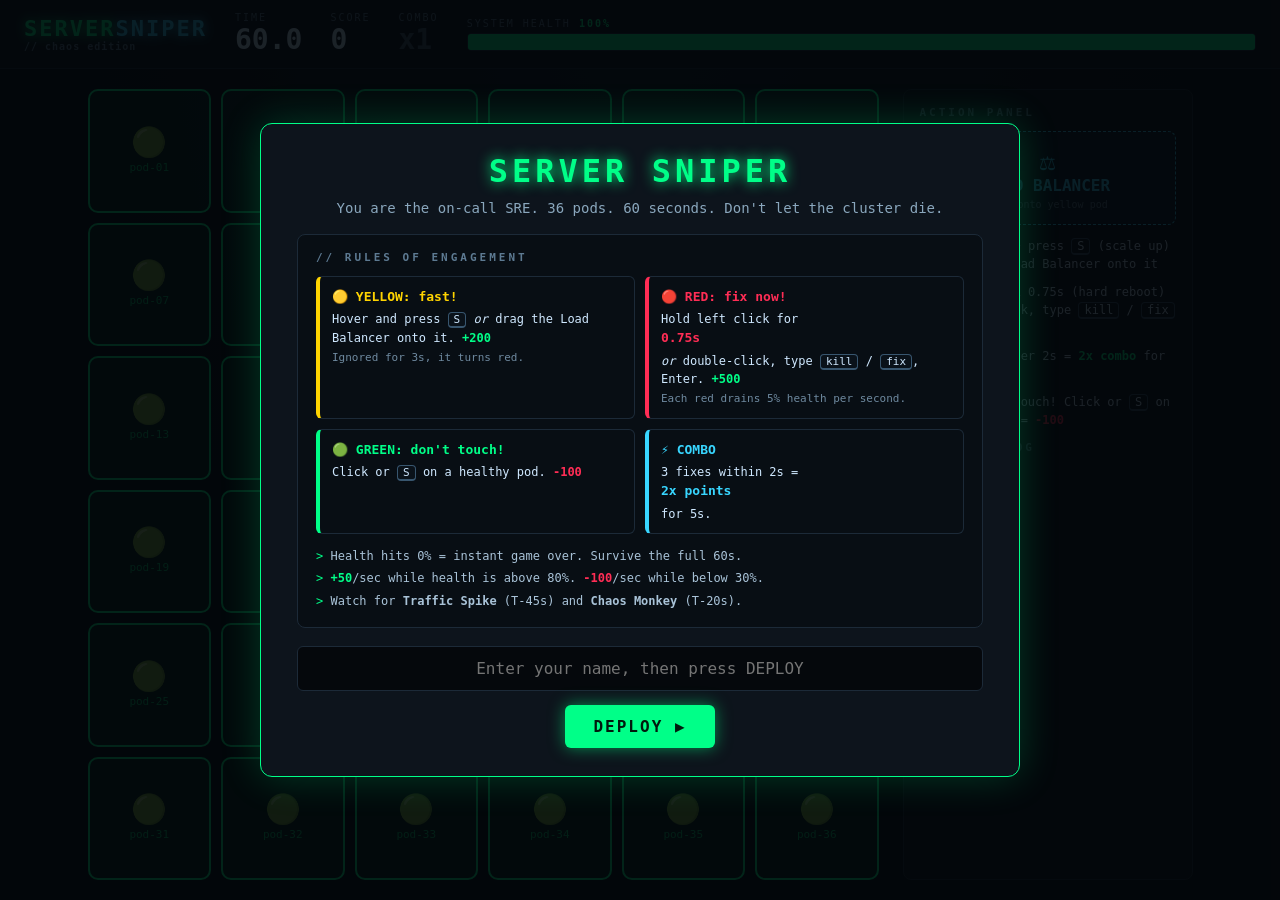
<file: index.html>
<!DOCTYPE html>
<html lang="en">
<head>
<meta charset="UTF-8">
<meta name="viewport" content="width=device-width, initial-scale=1.0">
<title>Server Sniper: Chaos Edition</title>
<link rel="stylesheet" href="style.css">
</head>
<body>
<header class="hud">
  <div class="brand">SERVER<span>SNIPER</span><small>// chaos edition</small></div>
  <div class="stat"><label>TIME</label><b id="timer">60.0</b></div>
  <div class="stat"><label>SCORE</label><b id="score">0</b></div>
  <div class="stat"><label>COMBO</label><b id="combo" class="dim">x1</b></div>
  <div class="health">
    <label>SYSTEM HEALTH <b id="healthText">100%</b></label>
    <div class="bar"><div id="healthFill"></div></div>
  </div>
</header>

<main>
  <section id="grid" aria-label="Kubernetes pods"></section>

  <aside class="panel">
    <h3>ACTION PANEL</h3>
    <div id="lb" class="lb" draggable="true" title="Drag onto a yellow pod">
      <span>⚖️</span> LOAD BALANCER
      <small>drag onto yellow pod</small>
    </div>
    <ul class="help">
      <li><b class="y">YELLOW</b> hover + press <kbd>S</kbd> (scale up)<br>or drag the Load Balancer onto it</li>
      <li><b class="r">RED</b> hold click 0.75s (hard reboot)<br>or double-click, type <kbd>kill</kbd> / <kbd>fix</kbd> + Enter</li>
      <li>3 fixes in under 2s = <b class="g">2x combo</b> for 5s</li>
      <li><b class="g">GREEN</b>: don't touch! Click or <kbd>S</kbd> on a healthy pod = <b class="r">-100</b></li>
    </ul>
    <h3>INCIDENT LOG</h3>
    <div id="log" class="log"></div>
  </aside>
</main>

<div id="shake-flash"></div>

<svg id="ring" viewBox="0 0 64 64" class="hidden">
  <circle cx="32" cy="32" r="26" class="track"/>
  <circle id="ringFill" cx="32" cy="32" r="26" class="fill"/>
</svg>

<div id="terminal" class="hidden">
  <div class="tbar"><span id="termTitle">pod</span><span class="x" id="termClose">✕</span></div>
  <div class="tbody">
    <div>$ kubectl exec -it <span id="termPod">pod</span></div>
    <div class="hint">type <b>kill</b> or <b>fix</b>, then Enter</div>
    <div class="prompt">$ <input id="termInput" autocomplete="off" spellcheck="false"></div>
  </div>
</div>

<div id="startOverlay" class="overlay">
  <div class="card wide">
    <h1>SERVER SNIPER</h1>
    <p class="sub">You are the on-call SRE. 36 pods. 60 seconds. Don't let the cluster die.</p>

    <div class="rules">
      <h3>// RULES OF ENGAGEMENT</h3>
      <div class="rule-grid">
        <div class="rule y">
          <b>🟡 YELLOW: fast!</b>
          <p>Hover and press <kbd>S</kbd> <i>or</i> drag the Load Balancer onto it. <span class="pts">+200</span></p>
          <p class="note">Ignored for 3s, it turns red.</p>
        </div>
        <div class="rule r">
          <b>🔴 RED: fix now!</b>
          <p>Hold left click for <b>0.75s</b> <i>or</i> double-click, type <kbd>kill</kbd> / <kbd>fix</kbd>, Enter. <span class="pts">+500</span></p>
          <p class="note">Each red drains 5% health per second.</p>
        </div>
        <div class="rule g">
          <b>🟢 GREEN: don't touch!</b>
          <p>Click or <kbd>S</kbd> on a healthy pod. <span class="pts neg">-100</span></p>
        </div>
        <div class="rule c">
          <b>⚡ COMBO</b>
          <p>3 fixes within 2s = <b>2x points</b> for 5s.</p>
        </div>
      </div>
      <ul class="rule-list">
        <li>Health hits 0% = instant game over. Survive the full 60s.</li>
        <li><span class="pts">+50</span>/sec while health is above 80%. <span class="pts neg">-100</span>/sec while below 30%.</li>
        <li>Watch for <b>Traffic Spike</b> (T-45s) and <b>Chaos Monkey</b> (T-20s).</li>
      </ul>
    </div>

    <input id="nameInput" maxlength="16" placeholder="Enter your name, then press DEPLOY">
    <button id="startBtn">DEPLOY ▶</button>  </div>
</div>

<div id="endOverlay" class="overlay hidden">
  <div class="card">
    <h1 id="endTitle">GAME OVER</h1>
    <p class="sub" id="endSub"></p>
    <div class="big" id="endScore">0</div>
    <p id="endRank" class="sub"></p>
    <button id="againBtn">REDEPLOY ↻</button>
  </div>
</div>

<script src="config.js"></script>
<script src="game.js"></script>
</body>
</html>
</file>
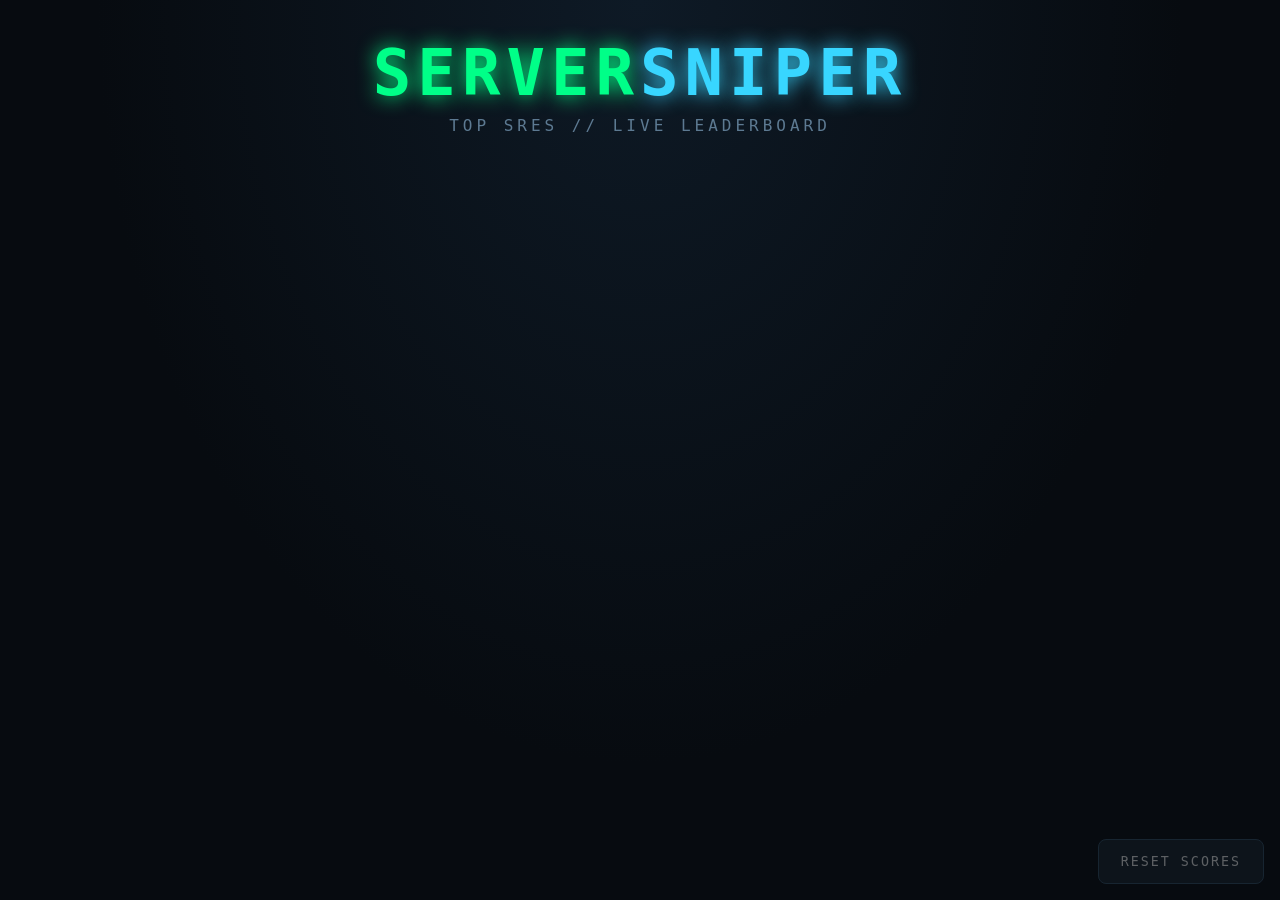
<file: leaderboard.html>
<!DOCTYPE html>
<html lang="en">
<head>
<meta charset="UTF-8">
<meta name="viewport" content="width=device-width, initial-scale=1.0">
<title>Server Sniper: Leaderboard</title>
<style>
  *{box-sizing:border-box;margin:0;padding:0}
  body{background:radial-gradient(ellipse at top,#0e1a26,#070b10 60%);color:#cfe8ff;font-family:"JetBrains Mono",Consolas,monospace;min-height:100vh;padding:4vh 8vw}
  h1{text-align:center;font-size:clamp(28px,5vw,64px);color:#00ff88;text-shadow:0 0 20px #00ff88;letter-spacing:6px}
  h1 span{color:#38d6ff;text-shadow:0 0 20px #38d6ff}
  .sub{text-align:center;color:#5d7a92;letter-spacing:4px;margin:6px 0 4vh}
  table{width:100%;border-collapse:collapse;font-size:clamp(16px,2.6vw,34px)}
  tr{border-bottom:1px solid #1c2a38}
  td{padding:1.2vh 12px}
  td.rank{width:12%;color:#5d7a92}
  td.score{text-align:right;color:#ffd400;font-weight:800}
  td.tag{width:6%;text-align:center}
  tr:nth-child(1) td{color:#ffd400;text-shadow:0 0 14px #ffd400;font-size:1.25em}
  tr:nth-child(2) td.name,tr:nth-child(3) td.name{color:#fff}
  .empty{text-align:center;color:#5d7a92;margin-top:10vh;font-size:22px}
  #reset{position:fixed;right:16px;bottom:16px;opacity:.35;font:700 16px/1 inherit;font-family:inherit;letter-spacing:2px;color:#fff;background:#1a2733;border:1px solid #38566f;border-radius:8px;padding:14px 22px;cursor:pointer}
  #reset:hover{opacity:1;border-color:#ff2d55;color:#ff2d55}
  #resetPanel{position:fixed;right:16px;bottom:16px;width:340px;background:#0d141c;border:1px solid #ff2d55;border-radius:10px;padding:18px;box-shadow:0 0 30px rgba(255,45,85,.3);display:none;z-index:10}
  #resetPanel.open{display:block}
  #resetPanel p{font-size:14px;margin-bottom:10px;color:#cfe8ff}
  #resetPanel input{width:100%;padding:12px;margin-bottom:10px;background:#05080c;border:1px solid #1c2a38;border-radius:6px;color:#cfe8ff;font:inherit;font-size:16px}
  #resetPanel .row{display:flex;gap:10px}
  #resetPanel button{flex:1;padding:12px;font:inherit;font-weight:800;letter-spacing:1px;cursor:pointer;border-radius:6px;border:none}
  #doReset{background:#ff2d55;color:#fff}
  #cancelReset{background:#1a2733;color:#cfe8ff}
  #resetMsg{font-size:13px;margin-top:10px;min-height:1em;color:#ffd400}
</style>
</head>
<body>
<h1>SERVER<span>SNIPER</span></h1>
<div class="sub">TOP SRES // LIVE LEADERBOARD</div>
<div id="out"></div>
<button id="reset">RESET SCORES</button>
<div id="resetPanel">
  <p>Enter passcode to clear <b>ALL</b> scores:</p>
  <input id="resetPass" type="password" placeholder="passcode" autocomplete="off">
  <div class="row"><button id="doReset">CLEAR ALL</button><button id="cancelReset">CANCEL</button></div>
  <div id="resetMsg"></div>
</div>
<script src="config.js"></script>
<script>
  const KEY = "serverSniperScores";
  const DB = (window.SNIPER_DB_URL || "").replace(/\/+$/, "");
  const esc = s => String(s).replace(/[&<>"']/g, c => ({"&":"&amp;","<":"&lt;",">":"&gt;",'"':"&quot;","'":"&#39;"}[c]));
  async function render() {
    let list = [];
    if (DB) {
      try {
        const all = await (await fetch(`${DB}/scores.json`, { cache: "no-store" })).json() || {};
        list = Object.values(all).filter(s => s && typeof s.score === "number").sort((a, b) => b.score - a.score);
      } catch (e) { return; }   // keep showing the last good board if the network blips
    } else {
      try { list = JSON.parse(localStorage.getItem(KEY)) || []; } catch (e) {}
    }
    const out = document.getElementById("out");
    if (!list.length) { out.innerHTML = '<div class="empty">No runs yet. Be the first SRE.</div>'; return; }
    out.innerHTML = "<table>" + list.slice(0, 10).map((e, i) =>
      `<tr><td class="rank">#${i + 1}</td><td class="name">${esc(e.name)}</td>` +
      `<td class="tag">${e.survived ? "✅" : "💀"}</td><td class="score">${e.score.toLocaleString()}</td></tr>`).join("") + "</table>";
  }
  render();
  window.addEventListener("storage", e => { if (e.key === KEY) render(); });
  try { new BroadcastChannel("sniper").onmessage = render; } catch (e) {}
  setInterval(render, 3000); // fallback
  // Online mode: Firebase pushes a stream event on every change, so refresh instantly.
  if (DB) { try { const es = new EventSource(`${DB}/scores.json`); es.addEventListener("put", render); es.addEventListener("patch", render); } catch (e) {} }
  // Reset: asks for a passcode (change it here or set window.SNIPER_RESET_PASS in config.js).
  // NOTE: this is client-side only, so it stops accidental clicks, not a determined person.
  const RESET_PASS = window.SNIPER_RESET_PASS || "reset";
  const panel = document.getElementById("resetPanel"), passEl = document.getElementById("resetPass"), msg = document.getElementById("resetMsg");
  const openPanel = () => { panel.classList.add("open"); document.getElementById("reset").style.display = "none"; msg.textContent = ""; passEl.value = ""; passEl.focus(); };
  const closePanel = () => { panel.classList.remove("open"); document.getElementById("reset").style.display = ""; };
  document.getElementById("reset").onclick = openPanel;
  document.getElementById("cancelReset").onclick = closePanel;
  passEl.addEventListener("keydown", e => { if (e.key === "Enter") doReset(); if (e.key === "Escape") closePanel(); });
  document.getElementById("doReset").onclick = doReset;
  async function doReset() {
    if (passEl.value !== RESET_PASS) { msg.textContent = "Wrong passcode."; return; }
    msg.textContent = "Clearing...";
    localStorage.removeItem(KEY);
    if (DB) {
      try {
        const r = await fetch(`${DB}/scores.json`, { method: "DELETE" });
        if (!r.ok) throw new Error(r.status);
      } catch (e) { msg.textContent = "Could not clear online scores (" + e.message + "). Check Firebase rules."; return; }
    }
    await render();
    msg.textContent = "Cleared.";
    setTimeout(closePanel, 800);
  }
</script>
</body>
</html>
</file>
<file: style.css>
:root{
  --bg:#070b10; --panel:#0d141c; --line:#1c2a38;
  --g:#00ff88; --y:#ffd400; --r:#ff2d55; --c:#38d6ff; --txt:#cfe8ff;
}
*{box-sizing:border-box;margin:0;padding:0}
html,body{height:100%}
body{
  background:radial-gradient(ellipse at top,#0e1a26,var(--bg) 60%);
  color:var(--txt); font-family:"JetBrains Mono","Fira Code",Consolas,monospace;
  display:flex; flex-direction:column; overflow:hidden; user-select:none;
}
.hidden{display:none !important}

/* HUD */
.hud{display:flex;align-items:center;gap:28px;padding:12px 24px;border-bottom:1px solid var(--line);background:var(--panel)}
.brand{font-weight:800;font-size:22px;letter-spacing:2px;color:var(--g);text-shadow:0 0 12px var(--g)}
.brand span{color:var(--c);text-shadow:0 0 12px var(--c)}
.brand small{display:block;font-size:10px;color:#5d7a92;letter-spacing:1px;text-shadow:none}
.stat label,.health label{display:block;font-size:10px;color:#5d7a92;letter-spacing:2px}
.stat b{font-size:28px}
#combo.dim{color:#40586d}
#combo.on{color:var(--y);text-shadow:0 0 14px var(--y);animation:pulse .5s infinite alternate}
.health{flex:1;min-width:220px}
.health label b{color:var(--g)}
.bar{height:18px;border:1px solid var(--line);background:#05080c;border-radius:4px;overflow:hidden;margin-top:4px}
#healthFill{height:100%;width:100%;background:var(--g);box-shadow:0 0 14px var(--g);transition:width .1s linear,background .3s}
#healthFill.mid{background:var(--y);box-shadow:0 0 14px var(--y)}
#healthFill.low{background:var(--r);box-shadow:0 0 14px var(--r)}

/* Layout */
main{flex:1;display:flex;gap:24px;padding:20px 24px;min-height:0;justify-content:center}
#grid{
  display:grid;grid-template-columns:repeat(6,1fr);gap:10px;
  height:100%;aspect-ratio:1;max-width:100%;
}
.panel{width:290px;background:var(--panel);border:1px solid var(--line);border-radius:8px;padding:16px;display:flex;flex-direction:column;gap:12px;min-height:0}
.panel h3{font-size:11px;letter-spacing:3px;color:#5d7a92}
.lb{
  cursor:grab;padding:14px;border:1px dashed var(--c);border-radius:8px;text-align:center;
  color:var(--c);font-weight:700;background:rgba(56,214,255,.06)
}
.lb:active{cursor:grabbing}
.lb span{font-size:26px;display:block}
.lb small{display:block;font-weight:400;font-size:10px;color:#5d7a92;margin-top:4px}
.help{list-style:none;font-size:12px;line-height:1.5;display:flex;flex-direction:column;gap:10px}
.help b.y{color:var(--y)} .help b.r{color:var(--r)} .help b.g{color:var(--g)}
kbd{border:1px solid #38566f;border-bottom-width:2px;border-radius:4px;padding:0 5px;background:#0a121a}
.log{flex:1;overflow:hidden;font-size:11px;display:flex;flex-direction:column-reverse;gap:3px;color:#7f9cb3}
.log .ev{color:var(--r)} .log .good{color:var(--g)}

/* Pods */
.pod{
  position:relative;display:flex;flex-direction:column;align-items:center;justify-content:center;
  border-radius:10px;font-size:11px;border:2px solid transparent;cursor:crosshair;
  transition:transform .08s;
}
.pod .ico{font-size:clamp(16px,3.2vh,30px);line-height:1}
.pod .nm{opacity:.75;margin-top:4px}
.pod:hover{transform:scale(1.06);z-index:2}
.pod.healthy{background:rgba(0,255,136,.1);border-color:var(--g);color:var(--g);animation:glow 2.4s ease-in-out infinite}
.pod.warning{background:rgba(255,212,0,.18);border-color:var(--y);color:var(--y);animation:flash .5s steps(2) infinite}
.pod.critical{background:rgba(255,45,85,.25);border-color:var(--r);color:#fff;animation:crit .6s ease-in-out infinite}
.pod.drop{outline:3px solid var(--c)}
.pod.fixed{animation:fixed .35s ease-out}
.pop{position:fixed;font-weight:800;font-size:18px;color:var(--g);pointer-events:none;animation:rise .8s ease-out forwards;text-shadow:0 0 8px #000}
.pop.big{color:var(--y)}

@keyframes glow{0%,100%{box-shadow:0 0 6px rgba(0,255,136,.3)}50%{box-shadow:0 0 20px rgba(0,255,136,.8)}}
@keyframes flash{0%{opacity:1}100%{opacity:.45}}
@keyframes crit{0%,100%{box-shadow:0 0 8px var(--r);transform:scale(1)}50%{box-shadow:0 0 30px var(--r);transform:scale(1.04)}}
@keyframes pulse{to{transform:scale(1.12)}}
@keyframes fixed{0%{transform:scale(1.25);background:#fff}100%{transform:scale(1)}}
@keyframes rise{to{transform:translateY(-50px);opacity:0}}
@keyframes shake{
  0%,100%{transform:translate(0)}10%{transform:translate(-12px,6px)}20%{transform:translate(10px,-8px)}
  30%{transform:translate(-14px,-4px)}40%{transform:translate(12px,8px)}50%{transform:translate(-8px,10px)}
  60%{transform:translate(10px,-10px)}70%{transform:translate(-10px,4px)}80%{transform:translate(8px,-6px)}90%{transform:translate(-4px,4px)}
}
body.shake main,body.shake .hud{animation:shake .8s}
#shake-flash{position:fixed;inset:0;pointer-events:none;background:rgba(255,0,40,.0);transition:background .3s}
body.alarm #shake-flash{background:rgba(255,0,40,.12);animation:flash .4s steps(2) infinite}

/* Hold ring */
#ring{position:fixed;width:64px;height:64px;pointer-events:none;z-index:50;transform:translate(-50%,-50%) rotate(-90deg)}
#ring circle{fill:none;stroke-width:6}
#ring .track{stroke:rgba(255,255,255,.15)}
#ring .fill{stroke:var(--g);stroke-linecap:round;stroke-dasharray:163.4;stroke-dashoffset:163.4;filter:drop-shadow(0 0 4px var(--g))}

/* Terminal */
#terminal{position:fixed;width:280px;z-index:60;background:#02060a;border:1px solid var(--g);border-radius:6px;box-shadow:0 0 24px rgba(0,255,136,.4);font-size:12px}
.tbar{display:flex;justify-content:space-between;padding:5px 8px;background:#0b1a14;color:var(--g)}
.tbar .x{cursor:pointer}
.tbody{padding:8px;display:flex;flex-direction:column;gap:5px;color:var(--g)}
.tbody .hint{color:#5d7a92}
.prompt{display:flex;gap:6px}
#termInput{flex:1;background:transparent;border:none;outline:none;color:#fff;font:inherit;user-select:text}
#terminal.err{border-color:var(--r);animation:shake .3s}

/* Overlays */
.overlay{position:fixed;inset:0;background:rgba(3,6,10,.88);display:flex;align-items:center;justify-content:center;z-index:100}
.card{background:var(--panel);border:1px solid var(--g);border-radius:12px;padding:36px 44px;text-align:center;box-shadow:0 0 40px rgba(0,255,136,.2);max-width:480px}
.card h1{color:var(--g);letter-spacing:4px;text-shadow:0 0 14px var(--g);margin-bottom:10px}
.card h1.bad{color:var(--r);text-shadow:0 0 14px var(--r)}
.card .sub{color:#8aa7bd;margin-bottom:18px;font-size:14px}
.card .tiny{font-size:11px;color:#5d7a92;margin-top:16px}
.card .tiny a{color:var(--c)}
.card .big{font-size:56px;font-weight:800;color:var(--y);margin:8px 0}
.card input{width:100%;padding:12px;margin-bottom:14px;background:#05080c;border:1px solid var(--line);border-radius:6px;color:var(--txt);font:inherit;text-align:center;user-select:text}
button{
  padding:12px 28px;font:inherit;font-weight:800;letter-spacing:2px;cursor:pointer;
  background:var(--g);color:#001a0d;border:none;border-radius:6px;box-shadow:0 0 16px rgba(0,255,136,.5)
}
button:hover{filter:brightness(1.15)}

/* Rules box */
.card.wide{max-width:760px;width:92vw;max-height:94vh;overflow-y:auto;padding:28px 36px}
.rules{text-align:left;background:#080e14;border:1px solid var(--line);border-radius:8px;padding:16px 18px;margin-bottom:18px}
.rules h3{font-size:11px;letter-spacing:3px;color:#5d7a92;margin-bottom:12px}
.rule-grid{display:grid;grid-template-columns:1fr 1fr;gap:10px}
.rule{border:1px solid var(--line);border-left-width:4px;border-radius:6px;padding:10px 12px;font-size:12px;line-height:1.5}
.rule b:first-child{display:block;margin-bottom:4px;font-size:13px}
.rule.y{border-left-color:var(--y)} .rule.y b:first-child{color:var(--y)}
.rule.r{border-left-color:var(--r)} .rule.r b:first-child{color:var(--r)}
.rule.g{border-left-color:var(--g)} .rule.g b:first-child{color:var(--g)}
.rule.c{border-left-color:var(--c)} .rule.c b:first-child{color:var(--c)}
.rule .note{color:#6f8aa0;font-size:11px;margin-top:3px}
.rule-list{list-style:none;margin-top:12px;font-size:12px;line-height:1.7;color:#a9c3d8;display:flex;flex-direction:column;gap:2px}
.rule-list li::before{content:"> ";color:var(--g)}
.pts{color:var(--g);font-weight:800}
.pts.neg{color:var(--r)}
.card.wide kbd{border:1px solid #38566f;border-bottom-width:2px;border-radius:4px;padding:0 5px;background:#0a121a;font-size:11px}
@media (max-width:700px){.rule-grid{grid-template-columns:1fr}}

@media (max-width:900px){.panel{display:none}}
</file>
